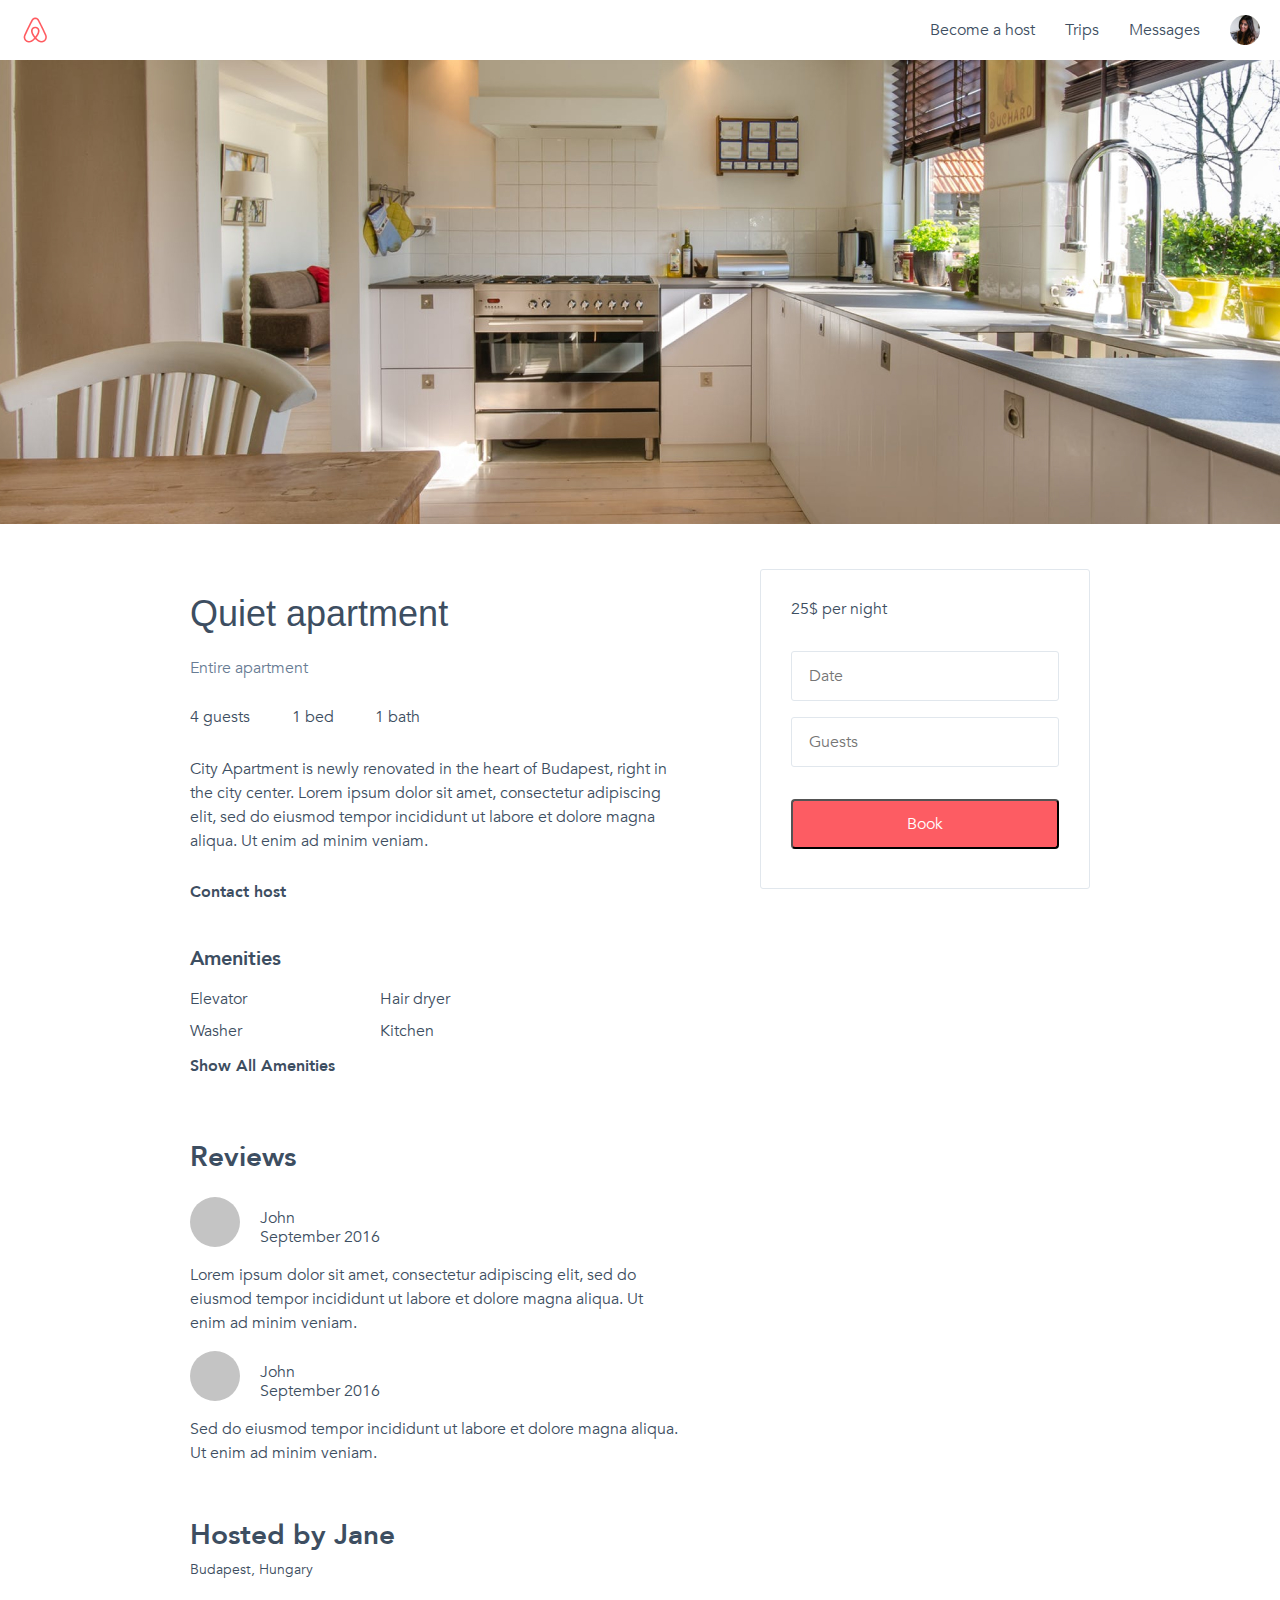
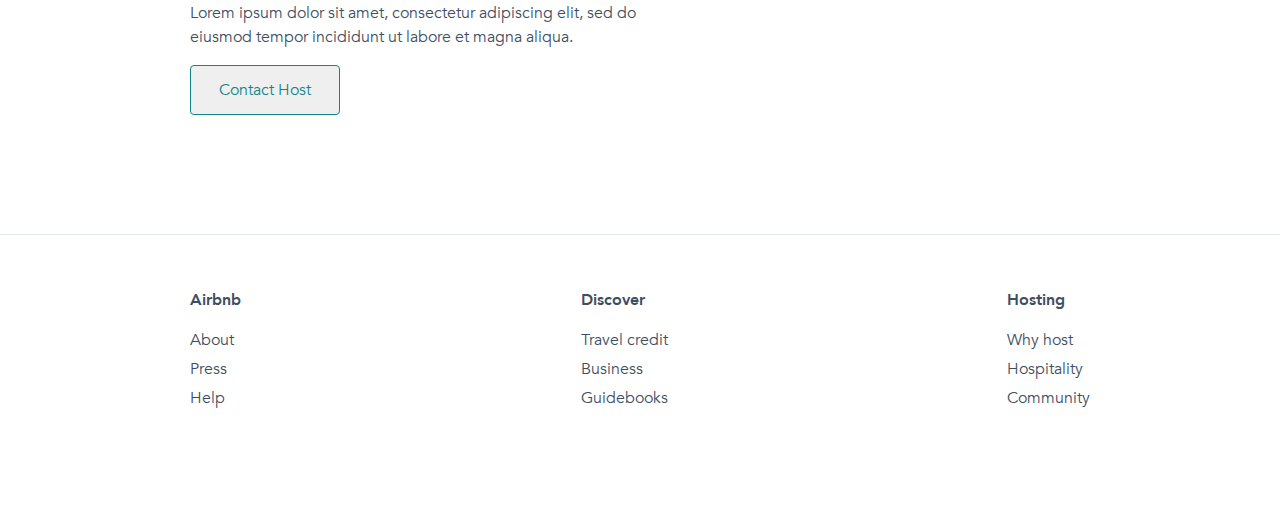
<file: index.html>
<!DOCTYPE html>
<html lang="en">
  <head>
    <meta charset="UTF-8">
    <meta name="viewport" content="width=device-width, initial-scale=1.0">
    <title>Title</title>
    <link rel="stylesheet" href="./styles/main.css">
  </head>
  <body>
    <section class="header">
      <div class="header__top">
        <a href="#" class="header__logo"></a>
        <div class="sandwich">
          <span></span>
          <span></span>
          <span></span>
        </div>
        <nav class="nav header__nav">
          <ul class="nav__list">
            <li class="nav__item">
              <a href="#" class="nav__link">Become a host</a>
            </li>
            <li class="nav__item">
              <a href="#" class="nav__link">Trips</a>
            </li>
            <li class="nav__item">
              <a href="#" class="nav__link">Messages</a>
            </li>
          </ul>
          <a href="#" class="header__user-logo"></a>
        </nav>
      </div>
      <div class="header__bottom"></div>
    </section>
    <main class="main">
      <section class="flat">
        <div class="flat__info-container">
          <h1 class="flat__heading">Quiet apartment</h1>
          <p class="flat__subheading">Entire apartment</p>
          <div class="flat__roominess">
            <span>4 guests</span>
            <span>1 bed</span>
            <span>1 bath</span>
          </div>
          <p class="flat__text">City Apartment is newly renovated in
            the heart of Budapest, right in the city center.
            Lorem ipsum dolor sit amet, consectetur adipiscing elit,
            sed do eiusmod tempor incididunt ut labore et dolore magna
            aliqua. Ut enim ad minim veniam.</p>
          <a href="#" class="flat__link">Contact host</a>
        </div>
        <form id="book-form"
              action="#"
              method="post"
              class="flat__book-form form">
          <label for="form-date">25$ per night</label>
          <input type="text"
                 id="form-date"
                 class="form__input"
                 placeholder="Date"
                 onfocus="(this.type='date')"
                 onblur="(this.type='text')">
          <input type="text"
                 class="form__input"
                 placeholder="Guests">
          <button form="book-form" class="form__button" >Book</button>
        </form>
      </section>
      <section class="amenities">
        <p class="amenities__heading">Amenities</p>
        <div class="amenities__list">
          <span>Elevator</span>
          <span>Hair dryer</span>
          <span>Washer</span>
          <span>Kitchen</span>
        </div>
        <p><a href="#" class="amenities__link">Show All Amenities</a></p>
      </section>
      <section class="reviews">
        <h2 class="review__heading">Reviews</h2>
        <article class="review__post post">
          <div class="post__top">
            <div class="post__img"></div>
            <div class="post__head-container">
              <span class="post__name">John</span><br>
              <span class="post__date">September 2016</span>
            </div>
          </div>
          <p class="post__text">Lorem ipsum dolor sit amet, consectetur
            adipiscing elit, sed do eiusmod tempor incididunt ut labore
            et dolore magna aliqua. Ut enim ad minim veniam.</p>
        </article>
        <article class="review__post post">
          <div class="post__top">
            <div class="post__img"></div>
            <div class="post__head-container">
              <span class="post__name">John</span><br>
              <span class="post__date">September 2016</span>
            </div>
          </div>
          <p class="post__text">Sed do eiusmod tempor incididunt ut
            labore et dolore magna aliqua. Ut enim ad minim veniam.</p>
        </article>
      </section>
      <section class="contact">
        <h2 class="contact__heading">Hosted by Jane</h2>
        <p class="contact__subheading">Budapest, Hungary</p>
        <p class="contact__text">Lorem ipsum dolor sit amet,
          consectetur adipiscing elit, sed do eiusmod tempor
          incididunt ut labore et magna aliqua.</p>
        <button class="contact__button">Contact Host</button>
      </section>
    </main>
    <section class="footer">
      <div class="footer__nav-container">
        <div class="footer__item">
          <p class="footer__heading">Airbnb</p>
          <a href="#" class="footer__link">About</a>
          <a href="#" class="footer__link">Press</a>
          <a href="#" class="footer__link">Help</a>
        </div>
        <div class="footer__item">
          <p class="footer__heading">Discover</p>
          <a href="#" class="footer__link">Travel credit</a>
          <a href="#" class="footer__link">Business</a>
          <a href="#" class="footer__link">Guidebooks</a>
        </div>
        <div class="footer__item">
          <p class="footer__heading">Hosting</p>
          <a href="#" class="footer__link">Why host</a>
          <a href="#" class="footer__link">Hospitality</a>
          <a href="#" class="footer__link">Community</a>
        </div>
      </div>
    </section>
    <script type="text/javascript" src="scripts/main.js"></script>
  </body>
</html>
</file>
<file: styles/main.css>
h1 {
  font-family: "Roboto", sans-serif;
  font-weight: 400; }

@font-face {
  font-family: "Avenir";
  src: url("../fonts/Avenir-Book.woff") format("woff");
  font-weight: normal;
  font-style: normal; }

@font-face {
  font-family: "Avenir";
  src: url("../fonts/Avenir-Heavy.woff") format("woff");
  font-weight: bold;
  font-style: normal; }

h2 {
  font-size: 28px;
  line-height: 33px; }

.header__top {
  height: 60px;
  padding: 0 20px;
  display: -webkit-box;
  display: -ms-flexbox;
  display: flex;
  position: -webkit-sticky;
  position: sticky;
  top: 0;
  background-color: white;
  -webkit-box-pack: justify;
      -ms-flex-pack: justify;
          justify-content: space-between;
  -webkit-box-align: center;
      -ms-flex-align: center;
          align-items: center;
  z-index: 3; }

.header__logo {
  width: 30px;
  height: 30px;
  background: url("../images/logo.png");
  position: relative;
  outline: none; }
  .header__logo::after {
    content: "";
    opacity: 0;
    -webkit-transform: scale(0.1);
            transform: scale(0.1);
    -webkit-transition: opacity 0.6s, -webkit-transform 0.6s;
    transition: opacity 0.6s, -webkit-transform 0.6s;
    transition: opacity 0.6s, transform 0.6s;
    transition: opacity 0.6s, transform 0.6s, -webkit-transform 0.6s; }
  .header__logo:hover::after, .header__logo:focus::after {
    content: "";
    position: absolute;
    bottom: -8px;
    left: 0;
    right: 3px;
    display: block;
    height: 2px;
    margin-top: 8px;
    background-color: #fd5c63;
    border-radius: 4px;
    opacity: 1;
    -webkit-transform: scale(1);
            transform: scale(1); }

.header__nav {
  display: -webkit-box;
  display: -ms-flexbox;
  display: flex; }

.header__user-logo {
  width: 30px;
  height: 30px;
  display: -webkit-box;
  display: -ms-flexbox;
  display: flex;
  -ms-flex-item-align: center;
      align-self: center;
  background: url("../images/user-logo.jpg");
  position: relative;
  outline: none; }
  .header__user-logo::after {
    content: "";
    opacity: 0;
    -webkit-transform: scale(0.1);
            transform: scale(0.1);
    -webkit-transition: opacity 0.6s, -webkit-transform 0.6s;
    transition: opacity 0.6s, -webkit-transform 0.6s;
    transition: opacity 0.6s, transform 0.6s;
    transition: opacity 0.6s, transform 0.6s, -webkit-transform 0.6s; }
  .header__user-logo:hover::after, .header__user-logo:focus::after {
    content: "";
    position: absolute;
    bottom: -8px;
    left: 0;
    right: 3px;
    display: block;
    height: 2px;
    margin-top: 8px;
    background-color: #fd5c63;
    border-radius: 4px;
    opacity: 1;
    -webkit-transform: scale(1);
            transform: scale(1); }
  @media screen and (max-width: 500px) {
    .header__user-logo {
      display: none; } }

.header__bottom {
  height: 464px;
  background-image: url("../images/header-bottom.jpg");
  background-size: cover;
  background-position: center;
  background-repeat: no-repeat; }

@media screen and (max-width: 500px) {
  .nav {
    display: block;
    position: fixed;
    top: 0;
    right: 0;
    left: 0;
    height: 100vh;
    -webkit-transform: translateX(100%);
            transform: translateX(100%);
    background-color: rgba(255, 255, 255, 0.6);
    z-index: 2;
    overflow-y: hidden;
    -webkit-transition: -webkit-transform 0.4s;
    transition: -webkit-transform 0.4s;
    transition: transform 0.4s;
    transition: transform 0.4s, -webkit-transform 0.4s; }
    .nav--opened {
      -webkit-transform: translateX(0);
              transform: translateX(0); } }

.nav__list {
  display: -webkit-box;
  display: -ms-flexbox;
  display: flex;
  list-style: none; }
  @media screen and (max-width: 500px) {
    .nav__list {
      margin-top: 120px;
      -webkit-box-orient: vertical;
      -webkit-box-direction: normal;
          -ms-flex-direction: column;
              flex-direction: column;
      -webkit-box-align: start;
          -ms-flex-align: start;
              align-items: flex-start;
      letter-spacing: 3px;
      font-size: 24px;
      color: white; } }

.nav__item {
  margin-right: 30px; }
  @media screen and (max-width: 500px) {
    .nav__item {
      margin: 15px 0; } }

.nav__link {
  text-decoration: none;
  color: #3d4e61;
  position: relative;
  outline: none; }
  .nav__link::after {
    content: "";
    opacity: 0;
    -webkit-transform: scale(0.1);
            transform: scale(0.1);
    -webkit-transition: opacity 0.6s, -webkit-transform 0.6s;
    transition: opacity 0.6s, -webkit-transform 0.6s;
    transition: opacity 0.6s, transform 0.6s;
    transition: opacity 0.6s, transform 0.6s, -webkit-transform 0.6s; }
  .nav__link:hover::after, .nav__link:focus::after {
    content: "";
    position: absolute;
    bottom: -8px;
    left: 0;
    right: 3px;
    display: block;
    height: 2px;
    margin-top: 8px;
    background-color: #fd5c63;
    border-radius: 4px;
    opacity: 1;
    -webkit-transform: scale(1);
            transform: scale(1); }

.flat {
  display: -webkit-box;
  display: -ms-flexbox;
  display: flex;
  -webkit-box-pack: justify;
      -ms-flex-pack: justify;
          justify-content: space-between; }
  @media screen and (max-width: 660px) {
    .flat {
      -webkit-box-orient: vertical;
      -webkit-box-direction: normal;
          -ms-flex-direction: column;
              flex-direction: column;
      -webkit-box-pack: center;
          -ms-flex-pack: center;
              justify-content: center; } }
  .flat__info-container {
    width: 490px; }
    @media screen and (max-width: 500px) {
      .flat__info-container {
        width: auto; } }
  .flat__heading {
    font-size: 36px;
    line-height: 42px; }
  .flat__subheading {
    color: #687c94; }
  .flat__roominess {
    width: 230px;
    margin-top: 30px;
    display: -webkit-box;
    display: -ms-flexbox;
    display: flex;
    -webkit-box-pack: justify;
        -ms-flex-pack: justify;
            justify-content: space-between; }
  .flat__text {
    margin: 30px 0;
    line-height: 24px; }
    @media screen and (max-width: 999px) {
      .flat__text {
        width: 300px; } }
    @media screen and (max-width: 660px) {
      .flat__text {
        width: auto; } }
  .flat__link {
    text-decoration: none;
    color: #3d4e61;
    line-height: 19px;
    font-weight: bold;
    position: relative;
    outline: none; }
    .flat__link::after {
      content: "";
      opacity: 0;
      -webkit-transform: scale(0.1);
              transform: scale(0.1);
      -webkit-transition: opacity 0.6s, -webkit-transform 0.6s;
      transition: opacity 0.6s, -webkit-transform 0.6s;
      transition: opacity 0.6s, transform 0.6s;
      transition: opacity 0.6s, transform 0.6s, -webkit-transform 0.6s; }
    .flat__link:hover::after, .flat__link:focus::after {
      content: "";
      position: absolute;
      bottom: -8px;
      left: 0;
      right: 3px;
      display: block;
      height: 2px;
      margin-top: 8px;
      background-color: #fd5c63;
      border-radius: 4px;
      opacity: 1;
      -webkit-transform: scale(1);
              transform: scale(1); }
  .flat__book-form {
    border: 1px solid #e1e7ed;
    -webkit-box-sizing: border-box;
            box-sizing: border-box;
    border-radius: 3px; }

.form {
  width: 330px;
  height: 320px;
  padding: 30px;
  display: -webkit-box;
  display: -ms-flexbox;
  display: flex;
  -webkit-box-orient: vertical;
  -webkit-box-direction: normal;
      -ms-flex-direction: column;
          flex-direction: column; }
  @media screen and (max-width: 660px) {
    .form {
      margin: 30px auto 0; } }
  @media screen and (max-width: 400px) {
    .form {
      width: auto; } }
  .form__input {
    height: 50px;
    margin: 16px 0;
    padding: 14px 17px;
    border: 1px solid #e1e7ed;
    -webkit-box-sizing: border-box;
            box-sizing: border-box;
    border-radius: 3px;
    color: #3d4e61;
    font-family: Avenir, sans-serif;
    font-size: 16px;
    line-height: 19px;
    outline: none; }
    .form__input:focus {
      border: 1px solid #fd5c63; }
    .form__input:nth-of-type(1) {
      margin-top: 32px;
      margin-bottom: 0; }
  .form__button {
    height: 50px;
    margin-top: 16px;
    font-family: Avenir, sans-serif;
    font-size: 16px;
    line-height: 19px;
    border-radius: 4px;
    color: white;
    background: #fd5c63;
    cursor: pointer;
    outline: none; }
    .form__button:focus {
      -webkit-box-shadow: 0 0 0 2px white, 0 0 0 3px #fd5c63;
              box-shadow: 0 0 0 2px white, 0 0 0 3px #fd5c63; }

.amenities {
  margin-top: 45px; }
  .amenities__heading {
    margin-bottom: 20px;
    font-size: 20px;
    font-weight: bold;
    line-height: 23px; }
  .amenities__list {
    display: grid;
    grid-template-columns: repeat(2, 170px);
    grid-gap: 13px 20px; }
    @media screen and (max-width: 500px) {
      .amenities__list {
        grid-template-columns: 1fr; } }
  .amenities__link {
    margin-top: 20px;
    text-decoration: none;
    color: #3d4e61;
    line-height: 19px;
    font-weight: bold;
    position: relative;
    outline: none; }
    .amenities__link::after {
      content: "";
      opacity: 0;
      -webkit-transform: scale(0.1);
              transform: scale(0.1);
      -webkit-transition: opacity 0.6s, -webkit-transform 0.6s;
      transition: opacity 0.6s, -webkit-transform 0.6s;
      transition: opacity 0.6s, transform 0.6s;
      transition: opacity 0.6s, transform 0.6s, -webkit-transform 0.6s; }
    .amenities__link:hover::after, .amenities__link:focus::after {
      content: "";
      position: absolute;
      bottom: -8px;
      left: 0;
      right: 3px;
      display: block;
      height: 2px;
      margin-top: 8px;
      background-color: #fd5c63;
      border-radius: 4px;
      opacity: 1;
      -webkit-transform: scale(1);
              transform: scale(1); }

.reviews {
  max-width: 490px;
  margin-top: 65px; }

.post__top {
  width: 190px;
  display: -webkit-box;
  display: -ms-flexbox;
  display: flex;
  -webkit-box-pack: justify;
      -ms-flex-pack: justify;
          justify-content: space-between; }

.post__img {
  width: 50px;
  height: 50px;
  border-radius: 50%;
  background: #c4c4c4; }

.post__head-container {
  -ms-flex-item-align: end;
      align-self: flex-end; }

.post__text {
  font-size: 16px;
  line-height: 1.5; }

.contact {
  max-width: 490px;
  margin-top: 30px;
  display: -webkit-box;
  display: -ms-flexbox;
  display: flex;
  -webkit-box-orient: vertical;
  -webkit-box-direction: normal;
      -ms-flex-direction: column;
          flex-direction: column; }
  .contact__heading {
    margin-bottom: 10px; }
  .contact__subheading {
    margin: 0 0 7px;
    font-size: 14px;
    line-height: 16px; }
  .contact__text {
    line-height: 1.5; }
  .contact__button {
    width: 150px;
    height: 50px;
    margin-bottom: 75px;
    font-family: Avenir, sans-serif;
    font-size: 16px;
    line-height: 22px;
    text-align: center;
    color: #118488;
    border: 1px solid #118488;
    -webkit-box-sizing: border-box;
            box-sizing: border-box;
    border-radius: 4px;
    outline: none; }
    .contact__button:focus {
      -webkit-box-shadow: 0 0 0 2px white, 0 0 0 3px #118488;
              box-shadow: 0 0 0 2px white, 0 0 0 3px #118488; }

.footer {
  height: 215px;
  padding: 40px;
  -webkit-box-shadow: 0 -1px 0 #e1e7ed;
          box-shadow: 0 -1px 0 #e1e7ed; }
  .footer__nav-container {
    max-width: 900px;
    margin: 0 auto;
    height: 105px;
    display: -webkit-box;
    display: -ms-flexbox;
    display: flex;
    -webkit-box-pack: justify;
        -ms-flex-pack: justify;
            justify-content: space-between; }
  .footer__item {
    display: -webkit-box;
    display: -ms-flexbox;
    display: flex;
    -webkit-box-orient: vertical;
    -webkit-box-direction: normal;
        -ms-flex-direction: column;
            flex-direction: column; }
  .footer__heading {
    font-weight: bold; }
  .footer__link {
    margin: 5px 0;
    text-decoration: none;
    color: #3d4e61;
    position: relative;
    outline: none; }
    .footer__link::after {
      content: "";
      opacity: 0;
      -webkit-transform: scale(0.1);
              transform: scale(0.1);
      -webkit-transition: opacity 0.6s, -webkit-transform 0.6s;
      transition: opacity 0.6s, -webkit-transform 0.6s;
      transition: opacity 0.6s, transform 0.6s;
      transition: opacity 0.6s, transform 0.6s, -webkit-transform 0.6s; }
    .footer__link:hover::after, .footer__link:focus::after {
      content: "";
      position: absolute;
      bottom: -8px;
      left: 0;
      right: 3px;
      display: block;
      height: 2px;
      margin-top: 8px;
      background-color: #fd5c63;
      border-radius: 4px;
      opacity: 1;
      -webkit-transform: scale(1);
              transform: scale(1); }

.sandwich {
  width: 24px;
  height: 16px;
  position: relative;
  display: none;
  cursor: pointer;
  z-index: 3; }
  @media screen and (max-width: 500px) {
    .sandwich {
      display: -webkit-box;
      display: -ms-flexbox;
      display: flex;
      -webkit-box-orient: vertical;
      -webkit-box-direction: normal;
          -ms-flex-direction: column;
              flex-direction: column;
      -webkit-box-pack: justify;
          -ms-flex-pack: justify;
              justify-content: space-between; } }
  .sandwich span {
    display: block;
    height: 2px;
    background-color: #fd5c63;
    -webkit-transition: 0.4s cubic-bezier(0.8, 0.5, 0.2, 1.4);
    transition: 0.4s cubic-bezier(0.8, 0.5, 0.2, 1.4); }
  .sandwich--clicked span:first-child {
    -webkit-transform: translateY(6px) rotate(45deg);
            transform: translateY(6px) rotate(45deg); }
  .sandwich--clicked span:nth-child(2) {
    -webkit-transform: translateX(400%);
            transform: translateX(400%);
    opacity: 0; }
  .sandwich--clicked span:last-child {
    -webkit-transform: translateY(-8px) rotate(-45deg);
            transform: translateY(-8px) rotate(-45deg); }

body {
  margin: 0;
  padding: 0;
  background: white;
  font-family: Avenir, sans-serif;
  font-size: 16px;
  line-height: 19px;
  color: #3d4e61; }
  body.has-modal {
    overflow: hidden; }

.main {
  max-width: 900px;
  padding: 45px;
  margin: 0 auto; }
  @media screen and (max-width: 400px) {
    .main {
      padding: 20px; } }

/*# sourceMappingURL=main.css.map */
</file>
